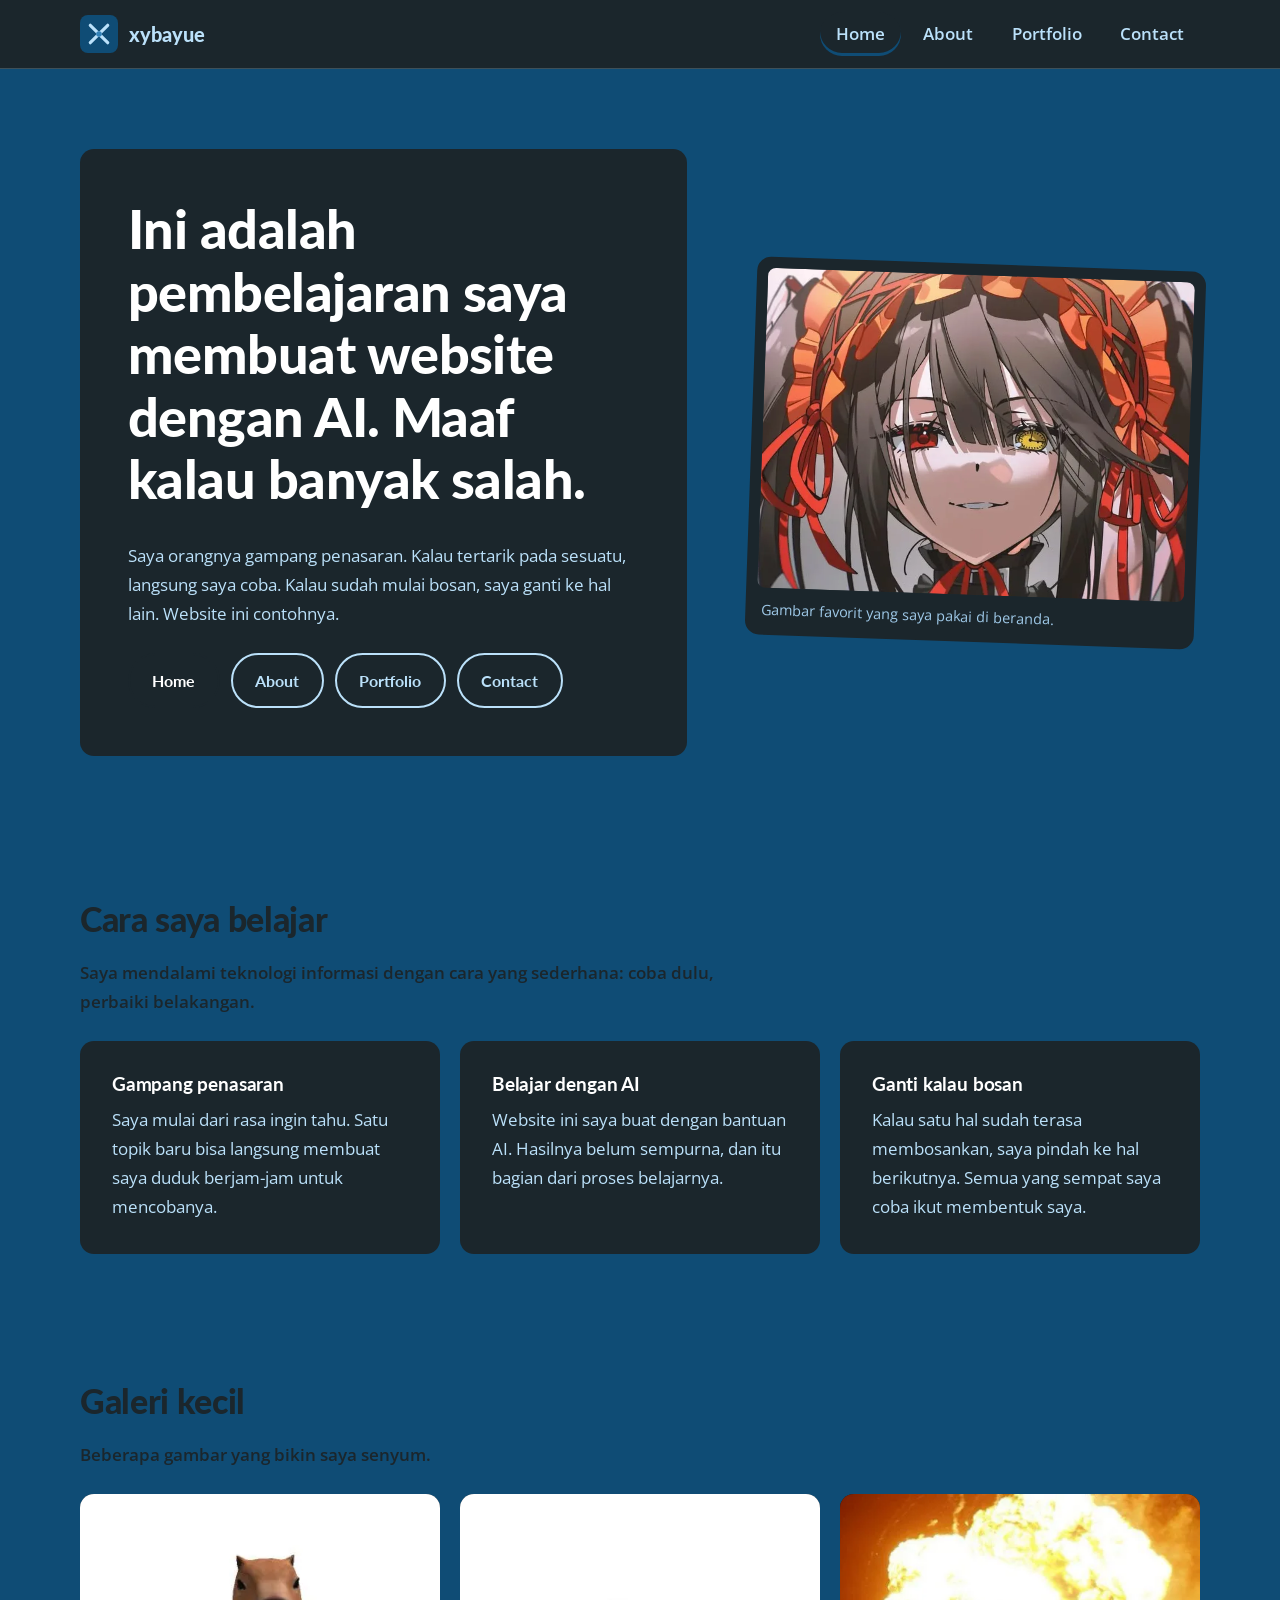
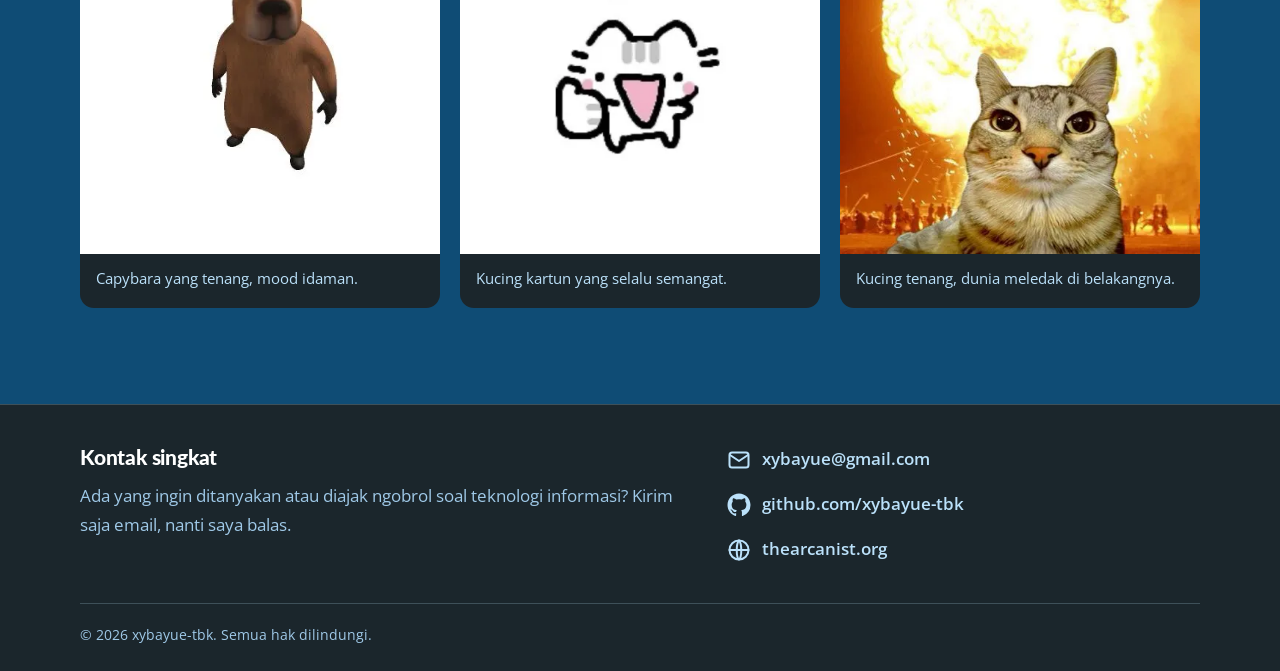
<file: index.html>
<!DOCTYPE html>
<html lang="id">
<head>
  <meta charset="UTF-8">
  <meta name="viewport" content="width=device-width, initial-scale=1">
  <title>xybayue | Belajar membuat website dengan AI</title>
  <meta name="description" content="Portofolio xybayue-tbk: pembelajaran membuat website dengan AI, di bidang teknologi informasi.">
  <meta name="theme-color" content="#1B262C">
  <link rel="icon" type="image/png" href="assets/icons/favicon.png">
  <link rel="preconnect" href="https://fonts.googleapis.com">
  <link rel="preconnect" href="https://fonts.gstatic.com" crossorigin>
  <link href="https://fonts.googleapis.com/css2?family=Lato:wght@400;700;900&amp;family=Open+Sans:wght@400;600;700&amp;display=swap" rel="stylesheet">
  <link rel="stylesheet" href="css/style.css">
</head>
<body>
  <a class="skip-link" href="#konten">Lewati ke konten</a>

  <header class="site-header">
    <div class="wrap header-inner">
      <a class="logo" href="index.html" aria-label="xybayue, ke beranda">
        <img src="assets/icons/logo.svg" alt="" width="38" height="38">
        <span>xybayue</span>
      </a>
      <input type="checkbox" id="nav-toggle" class="nav-toggle" aria-label="Buka menu navigasi">
      <label for="nav-toggle" class="nav-button" aria-hidden="true"><span></span><span></span><span></span></label>
      <nav class="main-nav" aria-label="Navigasi utama">
        <ul class="nav-list">
          <li><a href="index.html" aria-current="page">Home</a></li>
          <li><a href="about.html">About</a></li>
          <li><a href="projects.html">Portfolio</a></li>
          <li><a href="contact.html">Contact</a></li>
        </ul>
      </nav>
    </div>
  </header>

  <main id="konten">
    <section class="hero" id="home" aria-labelledby="judul-utama">
      <div class="wrap hero-grid">
        <div class="hero-copy">
          <h1 id="judul-utama">Ini adalah pembelajaran saya membuat website dengan AI. Maaf kalau banyak salah.</h1>
          <p>Saya orangnya gampang penasaran. Kalau tertarik pada sesuatu, langsung saya coba. Kalau sudah mulai bosan, saya ganti ke hal lain. Website ini contohnya.</p>
          <div class="cta-group">
            <a class="btn btn-solid" href="#home">Home</a>
            <a class="btn" href="about.html">About</a>
            <a class="btn" href="projects.html">Portfolio</a>
            <a class="btn" href="#kontak">Contact</a>
          </div>
        </div>
        <figure class="hero-figure">
          <img src="assets/images/hero-anime.webp" alt="Ilustrasi karakter anime berambut hitam dengan pita merah dan mata kiri berbentuk jam" width="736" height="504">
          <figcaption>Gambar favorit yang saya pakai di beranda.</figcaption>
        </figure>
      </div>
    </section>

    <section class="section" aria-labelledby="judul-cara">
      <div class="wrap">
        <h2 class="section-title" id="judul-cara">Cara saya belajar</h2>
        <p class="section-intro">Saya mendalami teknologi informasi dengan cara yang sederhana: coba dulu, perbaiki belakangan.</p>
        <div class="card-grid">
          <article class="panel">
            <h3>Gampang penasaran</h3>
            <p>Saya mulai dari rasa ingin tahu. Satu topik baru bisa langsung membuat saya duduk berjam-jam untuk mencobanya.</p>
          </article>
          <article class="panel panel-alt">
            <h3>Belajar dengan AI</h3>
            <p>Website ini saya buat dengan bantuan AI. Hasilnya belum sempurna, dan itu bagian dari proses belajarnya.</p>
          </article>
          <article class="panel">
            <h3>Ganti kalau bosan</h3>
            <p>Kalau satu hal sudah terasa membosankan, saya pindah ke hal berikutnya. Semua yang sempat saya coba ikut membentuk saya.</p>
          </article>
        </div>
      </div>
    </section>

    <section class="section" aria-labelledby="judul-galeri">
      <div class="wrap">
        <h2 class="section-title" id="judul-galeri">Galeri kecil</h2>
        <p class="section-intro">Beberapa gambar yang bikin saya senyum.</p>
        <div class="gallery">
          <figure>
            <img src="assets/images/capybara.webp" alt="Karakter capybara berdiri tegak" width="420" height="420" loading="lazy">
            <figcaption>Capybara yang tenang, mood idaman.</figcaption>
          </figure>
          <figure>
            <img src="assets/images/kucing-senang.webp" alt="Kartun kucing putih tersenyum lebar sambil mengacungkan jempol" width="480" height="454" loading="lazy">
            <figcaption>Kucing kartun yang selalu semangat.</figcaption>
          </figure>
          <figure class="is-wide">
            <img src="assets/images/kucing-ledakan.webp" alt="Kucing belang menatap kamera dengan latar ledakan besar" width="735" height="490" loading="lazy">
            <figcaption>Kucing tenang, dunia meledak di belakangnya.</figcaption>
          </figure>
        </div>
      </div>
    </section>
  </main>

  <footer class="site-footer" id="kontak">
    <div class="wrap">
      <div class="footer-grid">
        <div>
          <h2>Kontak singkat</h2>
          <p>Ada yang ingin ditanyakan atau diajak ngobrol soal teknologi informasi? Kirim saja email, nanti saya balas.</p>
        </div>
        <ul class="social">
          <li><a href="mailto:xybayue@gmail.com"><img src="assets/icons/mail.svg" alt="" width="24" height="24">xybayue@gmail.com</a></li>
          <li><a href="https://github.com/xybayue-tbk" target="_blank" rel="noopener noreferrer"><img src="assets/icons/github.svg" alt="" width="24" height="24">github.com/xybayue-tbk</a></li>
          <li><a href="https://www.thearcanist.org/" target="_blank" rel="noopener noreferrer"><img src="assets/icons/globe.svg" alt="" width="24" height="24">thearcanist.org</a></li>
        </ul>
      </div>
      <p class="copyright">&copy; 2026 xybayue-tbk. Semua hak dilindungi.</p>
    </div>
  </footer>
</body>
</html>
</file>
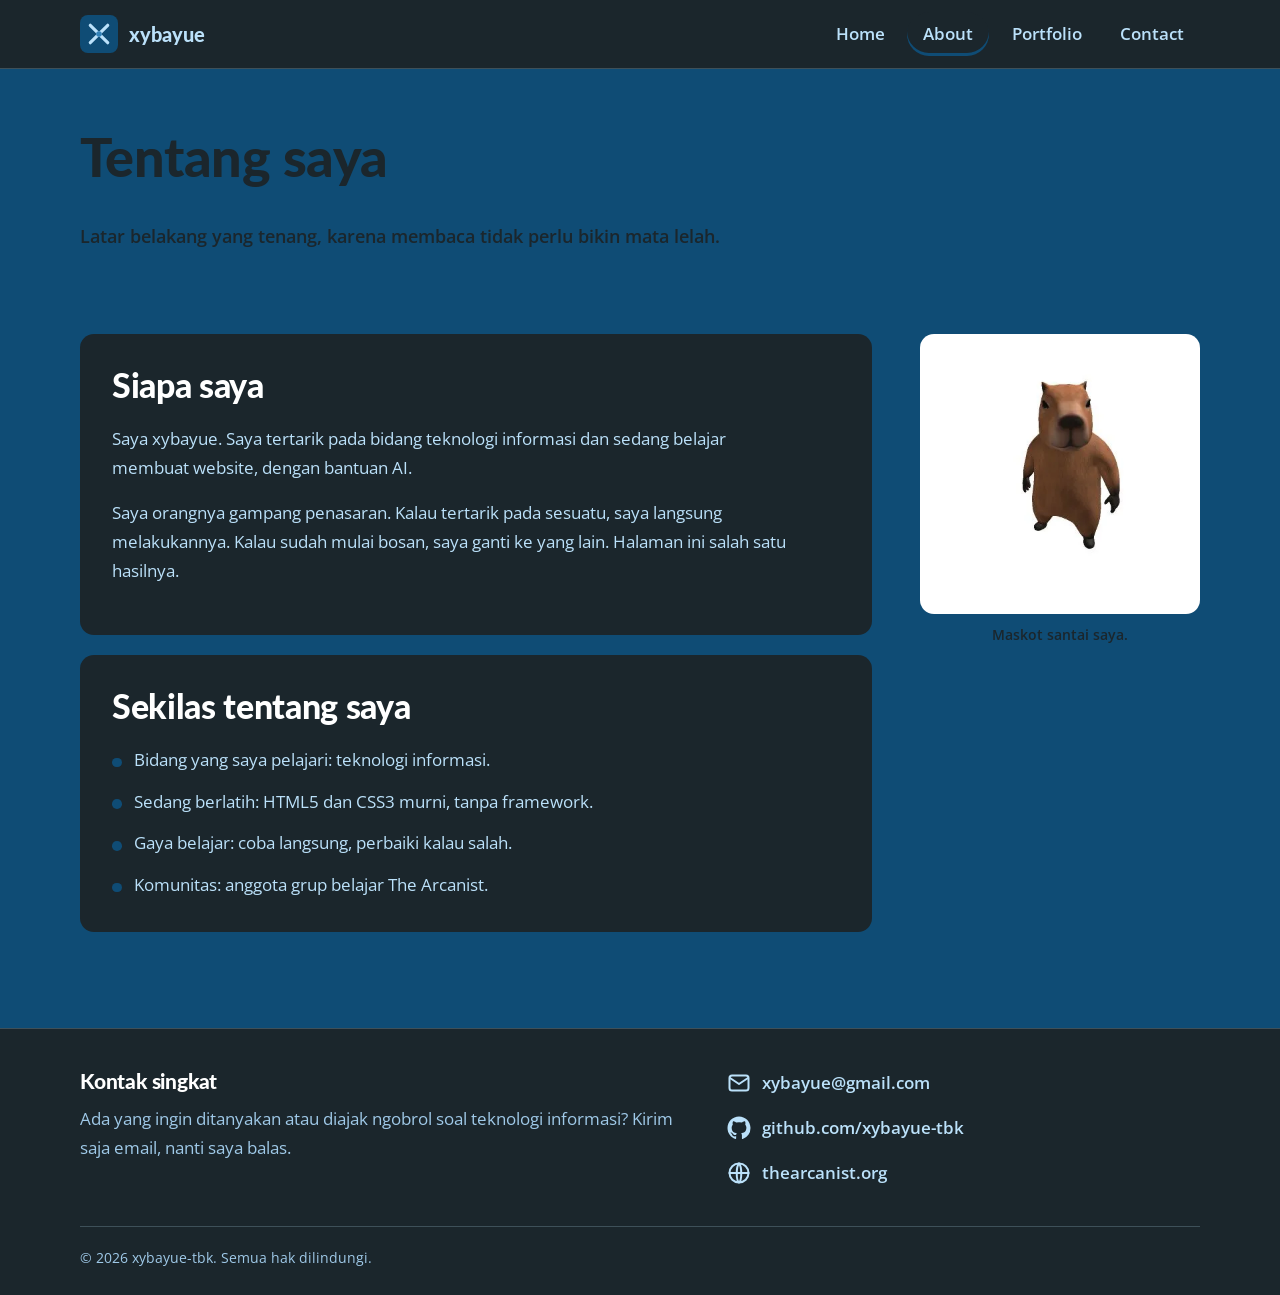
<file: about.html>
<!DOCTYPE html>
<html lang="id">
<head>
  <meta charset="UTF-8">
  <meta name="viewport" content="width=device-width, initial-scale=1">
  <title>About | xybayue</title>
  <meta name="description" content="Tentang xybayue-tbk: orang yang gampang penasaran dan sedang belajar teknologi informasi.">
  <meta name="theme-color" content="#1B262C">
  <link rel="icon" type="image/png" href="assets/icons/favicon.png">
  <link rel="preconnect" href="https://fonts.googleapis.com">
  <link rel="preconnect" href="https://fonts.gstatic.com" crossorigin>
  <link href="https://fonts.googleapis.com/css2?family=Lato:wght@400;700;900&amp;family=Open+Sans:wght@400;600;700&amp;display=swap" rel="stylesheet">
  <link rel="stylesheet" href="css/style.css">
</head>
<body>
  <a class="skip-link" href="#konten">Lewati ke konten</a>

  <header class="site-header">
    <div class="wrap header-inner">
      <a class="logo" href="index.html" aria-label="xybayue, ke beranda">
        <img src="assets/icons/logo.svg" alt="" width="38" height="38">
        <span>xybayue</span>
      </a>
      <input type="checkbox" id="nav-toggle" class="nav-toggle" aria-label="Buka menu navigasi">
      <label for="nav-toggle" class="nav-button" aria-hidden="true"><span></span><span></span><span></span></label>
      <nav class="main-nav" aria-label="Navigasi utama">
        <ul class="nav-list">
          <li><a href="index.html">Home</a></li>
          <li><a href="about.html" aria-current="page">About</a></li>
          <li><a href="projects.html">Portfolio</a></li>
          <li><a href="contact.html">Contact</a></li>
        </ul>
      </nav>
    </div>
  </header>

  <main id="konten">
    <div class="wrap page-head">
      <h1>Tentang saya</h1>
      <p>Latar belakang yang tenang, karena membaca tidak perlu bikin mata lelah.</p>
    </div>

    <section class="section" aria-label="Profil">
      <div class="wrap about-grid">
        <div>
          <div class="panel">
            <h2>Siapa saya</h2>
            <p>Saya xybayue. Saya tertarik pada bidang teknologi informasi dan sedang belajar membuat website, dengan bantuan AI.</p>
            <p>Saya orangnya gampang penasaran. Kalau tertarik pada sesuatu, saya langsung melakukannya. Kalau sudah mulai bosan, saya ganti ke yang lain. Halaman ini salah satu hasilnya.</p>
          </div>
          <div class="panel panel-alt">
            <h2>Sekilas tentang saya</h2>
            <ul class="fact-list">
              <li>Bidang yang saya pelajari: teknologi informasi.</li>
              <li>Sedang berlatih: HTML5 dan CSS3 murni, tanpa framework.</li>
              <li>Gaya belajar: coba langsung, perbaiki kalau salah.</li>
              <li>Komunitas: anggota grup belajar The Arcanist.</li>
            </ul>
          </div>
        </div>
        <figure class="about-figure">
          <img src="assets/images/capybara.webp" alt="Karakter capybara berdiri tegak" width="420" height="420">
          <figcaption>Maskot santai saya.</figcaption>
        </figure>
      </div>
    </section>
  </main>

  <footer class="site-footer" id="kontak">
    <div class="wrap">
      <div class="footer-grid">
        <div>
          <h2>Kontak singkat</h2>
          <p>Ada yang ingin ditanyakan atau diajak ngobrol soal teknologi informasi? Kirim saja email, nanti saya balas.</p>
        </div>
        <ul class="social">
          <li><a href="mailto:xybayue@gmail.com"><img src="assets/icons/mail.svg" alt="" width="24" height="24">xybayue@gmail.com</a></li>
          <li><a href="https://github.com/xybayue-tbk" target="_blank" rel="noopener noreferrer"><img src="assets/icons/github.svg" alt="" width="24" height="24">github.com/xybayue-tbk</a></li>
          <li><a href="https://www.thearcanist.org/" target="_blank" rel="noopener noreferrer"><img src="assets/icons/globe.svg" alt="" width="24" height="24">thearcanist.org</a></li>
        </ul>
      </div>
      <p class="copyright">&copy; 2026 xybayue-tbk. Semua hak dilindungi.</p>
    </div>
  </footer>
</body>
</html>
</file>
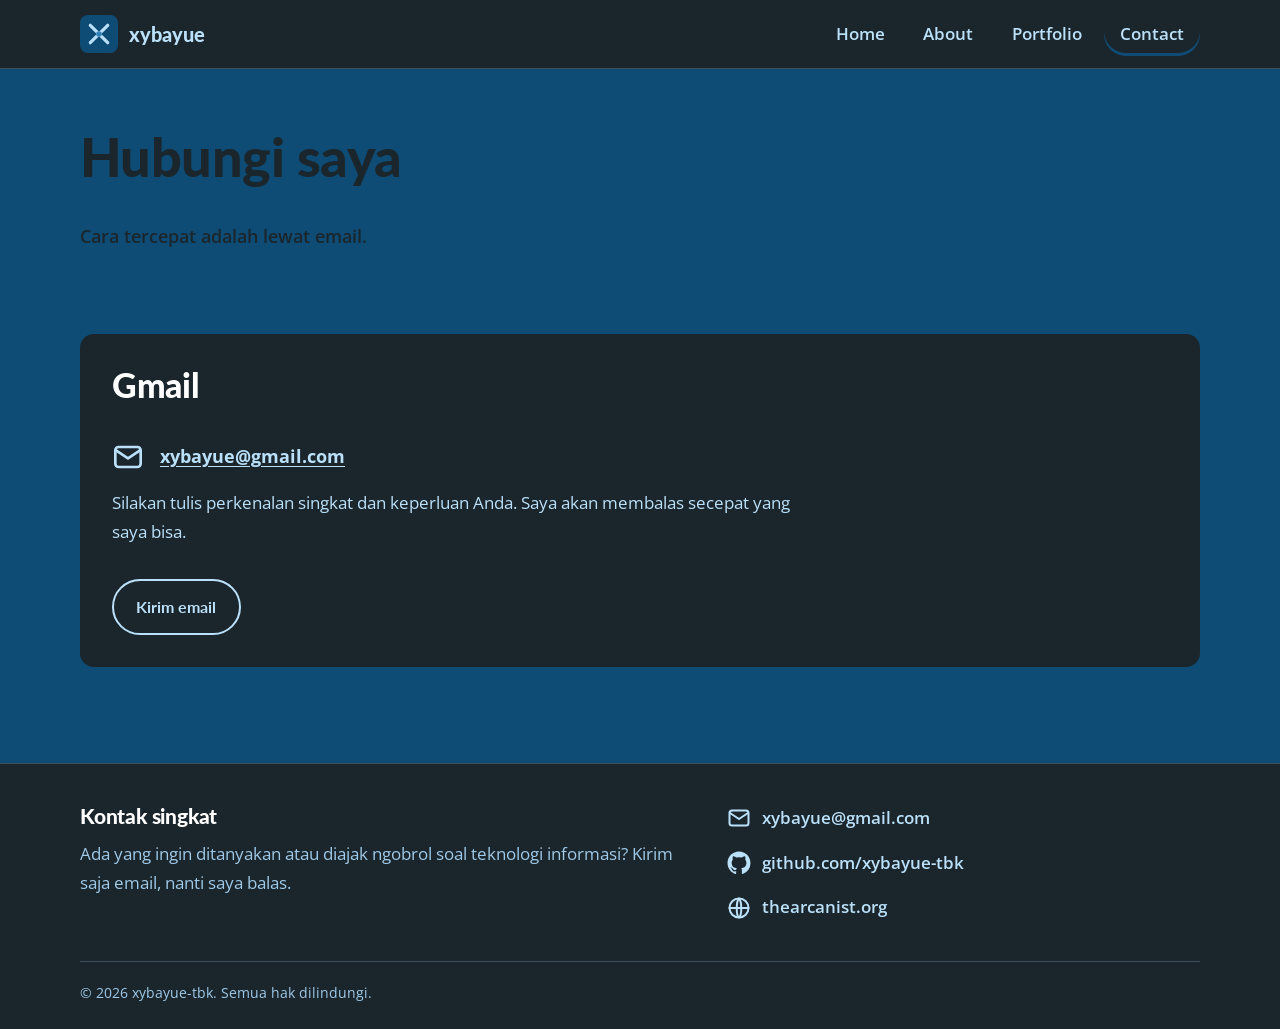
<file: contact.html>
<!DOCTYPE html>
<html lang="id">
<head>
  <meta charset="UTF-8">
  <meta name="viewport" content="width=device-width, initial-scale=1">
  <title>Contact | xybayue</title>
  <meta name="description" content="Hubungi xybayue-tbk lewat Gmail.">
  <meta name="theme-color" content="#1B262C">
  <link rel="icon" type="image/png" href="assets/icons/favicon.png">
  <link rel="preconnect" href="https://fonts.googleapis.com">
  <link rel="preconnect" href="https://fonts.gstatic.com" crossorigin>
  <link href="https://fonts.googleapis.com/css2?family=Lato:wght@400;700;900&amp;family=Open+Sans:wght@400;600;700&amp;display=swap" rel="stylesheet">
  <link rel="stylesheet" href="css/style.css">
</head>
<body>
  <a class="skip-link" href="#konten">Lewati ke konten</a>

  <header class="site-header">
    <div class="wrap header-inner">
      <a class="logo" href="index.html" aria-label="xybayue, ke beranda">
        <img src="assets/icons/logo.svg" alt="" width="38" height="38">
        <span>xybayue</span>
      </a>
      <input type="checkbox" id="nav-toggle" class="nav-toggle" aria-label="Buka menu navigasi">
      <label for="nav-toggle" class="nav-button" aria-hidden="true"><span></span><span></span><span></span></label>
      <nav class="main-nav" aria-label="Navigasi utama">
        <ul class="nav-list">
          <li><a href="index.html">Home</a></li>
          <li><a href="about.html">About</a></li>
          <li><a href="projects.html">Portfolio</a></li>
          <li><a href="contact.html" aria-current="page">Contact</a></li>
        </ul>
      </nav>
    </div>
  </header>

  <main id="konten">
    <div class="wrap page-head">
      <h1>Hubungi saya</h1>
      <p>Cara tercepat adalah lewat email.</p>
    </div>

    <section class="section" aria-label="Kontak">
      <div class="wrap">
        <div class="panel contact-box">
          <h2>Gmail</h2>
          <div class="contact-row">
            <img src="assets/icons/mail.svg" alt="" width="32" height="32">
            <a href="mailto:xybayue@gmail.com">xybayue@gmail.com</a>
          </div>
          <p>Silakan tulis perkenalan singkat dan keperluan Anda. Saya akan membalas secepat yang saya bisa.</p>
          <div>
            <a class="btn" href="mailto:xybayue@gmail.com">Kirim email</a>
          </div>
        </div>
      </div>
    </section>
  </main>

  <footer class="site-footer" id="kontak">
    <div class="wrap">
      <div class="footer-grid">
        <div>
          <h2>Kontak singkat</h2>
          <p>Ada yang ingin ditanyakan atau diajak ngobrol soal teknologi informasi? Kirim saja email, nanti saya balas.</p>
        </div>
        <ul class="social">
          <li><a href="mailto:xybayue@gmail.com"><img src="assets/icons/mail.svg" alt="" width="24" height="24">xybayue@gmail.com</a></li>
          <li><a href="https://github.com/xybayue-tbk" target="_blank" rel="noopener noreferrer"><img src="assets/icons/github.svg" alt="" width="24" height="24">github.com/xybayue-tbk</a></li>
          <li><a href="https://www.thearcanist.org/" target="_blank" rel="noopener noreferrer"><img src="assets/icons/globe.svg" alt="" width="24" height="24">thearcanist.org</a></li>
        </ul>
      </div>
      <p class="copyright">&copy; 2026 xybayue-tbk. Semua hak dilindungi.</p>
    </div>
  </footer>
</body>
</html>
</file>
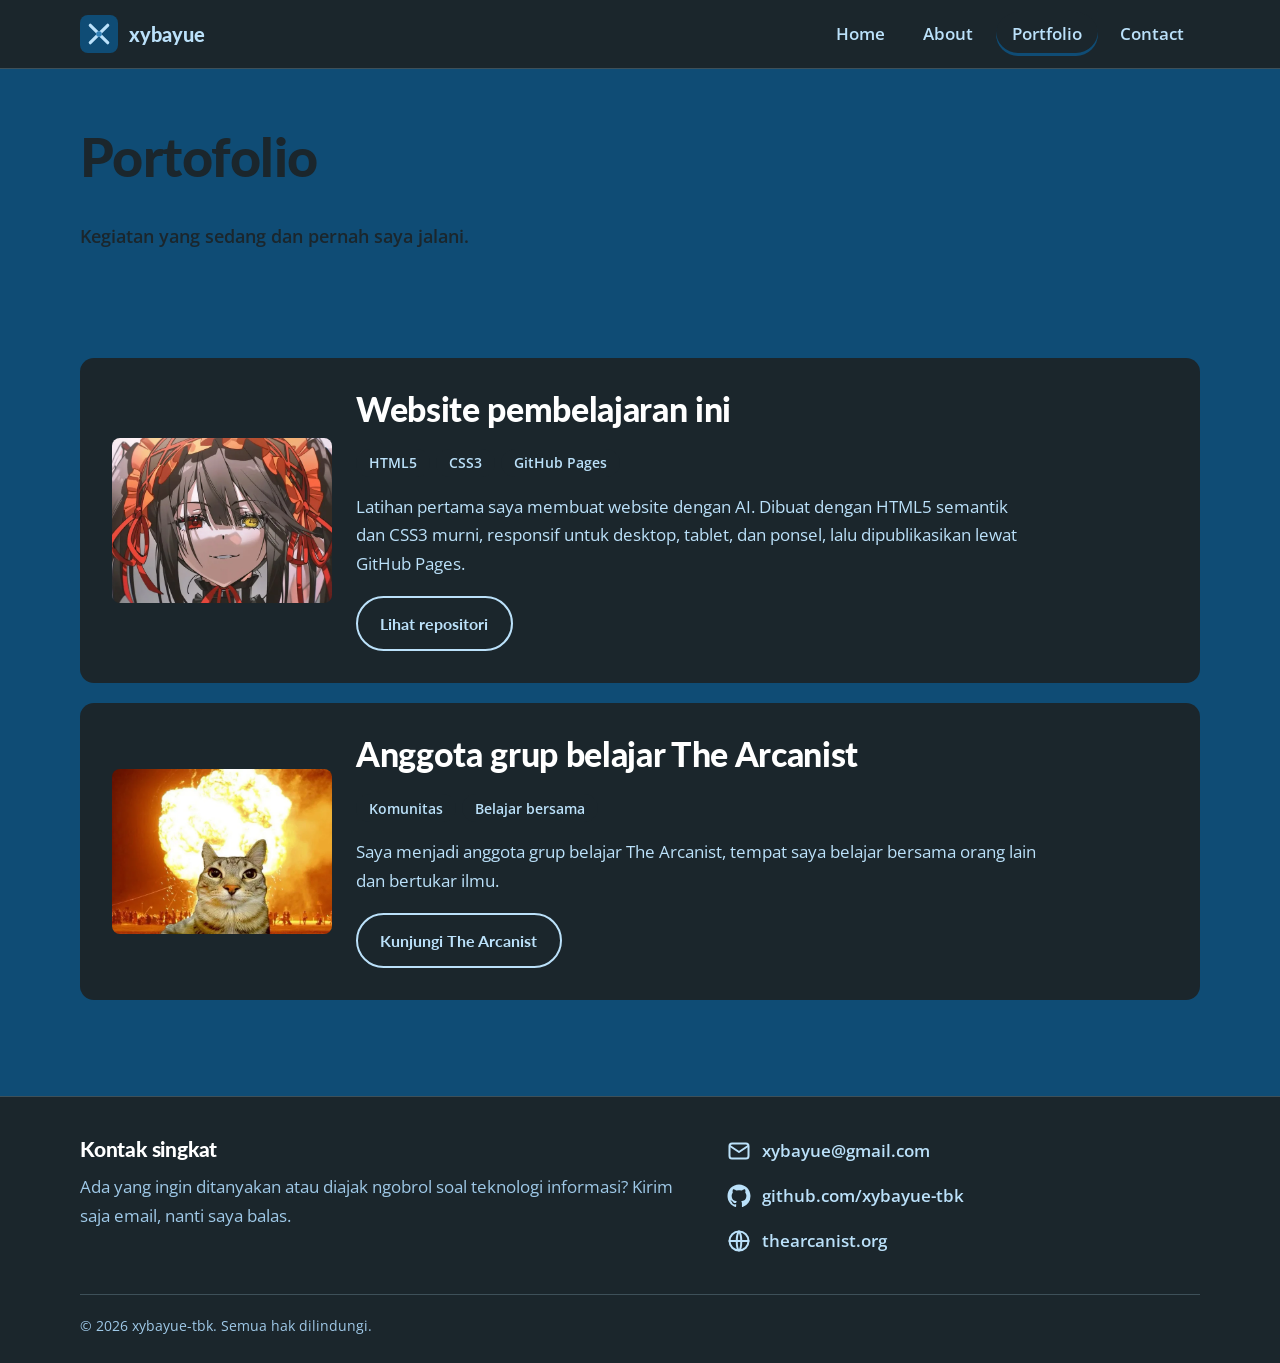
<file: projects.html>
<!DOCTYPE html>
<html lang="id">
<head>
  <meta charset="UTF-8">
  <meta name="viewport" content="width=device-width, initial-scale=1">
  <title>Portfolio | xybayue</title>
  <meta name="description" content="Portofolio kegiatan xybayue-tbk: website belajar dan keanggotaan grup belajar The Arcanist.">
  <meta name="theme-color" content="#1B262C">
  <link rel="icon" type="image/png" href="assets/icons/favicon.png">
  <link rel="preconnect" href="https://fonts.googleapis.com">
  <link rel="preconnect" href="https://fonts.gstatic.com" crossorigin>
  <link href="https://fonts.googleapis.com/css2?family=Lato:wght@400;700;900&amp;family=Open+Sans:wght@400;600;700&amp;display=swap" rel="stylesheet">
  <link rel="stylesheet" href="css/style.css">
</head>
<body>
  <a class="skip-link" href="#konten">Lewati ke konten</a>

  <header class="site-header">
    <div class="wrap header-inner">
      <a class="logo" href="index.html" aria-label="xybayue, ke beranda">
        <img src="assets/icons/logo.svg" alt="" width="38" height="38">
        <span>xybayue</span>
      </a>
      <input type="checkbox" id="nav-toggle" class="nav-toggle" aria-label="Buka menu navigasi">
      <label for="nav-toggle" class="nav-button" aria-hidden="true"><span></span><span></span><span></span></label>
      <nav class="main-nav" aria-label="Navigasi utama">
        <ul class="nav-list">
          <li><a href="index.html">Home</a></li>
          <li><a href="about.html">About</a></li>
          <li><a href="projects.html" aria-current="page">Portfolio</a></li>
          <li><a href="contact.html">Contact</a></li>
        </ul>
      </nav>
    </div>
  </header>

  <main id="konten">
    <div class="wrap page-head">
      <h1>Portofolio</h1>
      <p>Kegiatan yang sedang dan pernah saya jalani.</p>
    </div>

    <section class="section" aria-label="Daftar kegiatan">
      <div class="wrap project-list">
        <article class="panel project">
          <img src="assets/images/hero-anime.webp" alt="Ilustrasi karakter anime yang dipakai di beranda website" width="736" height="504" loading="lazy">
          <div>
            <h2>Website pembelajaran ini</h2>
            <ul class="tags">
              <li>HTML5</li>
              <li>CSS3</li>
              <li>GitHub Pages</li>
            </ul>
            <p>Latihan pertama saya membuat website dengan AI. Dibuat dengan HTML5 semantik dan CSS3 murni, responsif untuk desktop, tablet, dan ponsel, lalu dipublikasikan lewat GitHub Pages.</p>
            <a class="btn" href="https://github.com/xybayue-tbk/xybayue-tbk.github.io" target="_blank" rel="noopener noreferrer">Lihat repositori</a>
          </div>
        </article>

        <article class="panel panel-alt project">
          <img src="assets/images/kucing-ledakan.webp" alt="Kucing belang menatap kamera dengan latar ledakan besar" width="735" height="490" loading="lazy">
          <div>
            <h2>Anggota grup belajar The Arcanist</h2>
            <ul class="tags">
              <li>Komunitas</li>
              <li>Belajar bersama</li>
            </ul>
            <p>Saya menjadi anggota grup belajar The Arcanist, tempat saya belajar bersama orang lain dan bertukar ilmu.</p>
            <a class="btn" href="https://www.thearcanist.org/" target="_blank" rel="noopener noreferrer">Kunjungi The Arcanist</a>
          </div>
        </article>
      </div>
    </section>
  </main>

  <footer class="site-footer" id="kontak">
    <div class="wrap">
      <div class="footer-grid">
        <div>
          <h2>Kontak singkat</h2>
          <p>Ada yang ingin ditanyakan atau diajak ngobrol soal teknologi informasi? Kirim saja email, nanti saya balas.</p>
        </div>
        <ul class="social">
          <li><a href="mailto:xybayue@gmail.com"><img src="assets/icons/mail.svg" alt="" width="24" height="24">xybayue@gmail.com</a></li>
          <li><a href="https://github.com/xybayue-tbk" target="_blank" rel="noopener noreferrer"><img src="assets/icons/github.svg" alt="" width="24" height="24">github.com/xybayue-tbk</a></li>
          <li><a href="https://www.thearcanist.org/" target="_blank" rel="noopener noreferrer"><img src="assets/icons/globe.svg" alt="" width="24" height="24">thearcanist.org</a></li>
        </ul>
      </div>
      <p class="copyright">&copy; 2026 xybayue-tbk. Semua hak dilindungi.</p>
    </div>
  </footer>
</body>
</html>
</file>
<file: css/style.css>
/* ==========================================================
   xybayue-tbk — style.css
   Palet dari PRD: Primary #1B262C, Secondary #0F4C75,
   Background #3282B8, Teks #BBE1FA
   Font: Lato (judul) & Open Sans (isi)
   ========================================================== */

:root {
  --primary: #1B262C;
  --secondary: #1B262C;
  --background: #0F4C75;
  --text: #BBE1FA;
  --text-soft: #9fc9e8;
  --line: rgba(187, 225, 250, 0.22);
  --radius: 14px;
  --radius-sm: 8px;
  --wrap: 1120px;
  --font-head: "Lato", "Segoe UI", Helvetica, Arial, sans-serif;
  --font-body: "Open Sans", "Segoe UI", Helvetica, Arial, sans-serif;
}

*, *::before, *::after { box-sizing: border-box; }

html { scroll-behavior: smooth; -webkit-text-size-adjust: 100%; }

body {
  margin: 0;
  min-height: 100vh;
  display: flex;
  flex-direction: column;
  background: var(--background);
  color: var(--text);
  font-family: var(--font-body);
  font-size: 1.0625rem;
  line-height: 1.7;
}

main { flex: 1; }

img { max-width: 100%; height: auto; display: block; }

a { color: var(--text); text-underline-offset: 3px; }
a:hover { color: #fff; }

:focus-visible {
  outline: 3px solid #fff;
  outline-offset: 3px;
  border-radius: 4px;
}

h1, h2, h3 {
  font-family: var(--font-head);
  line-height: 1.15;
  margin: 0 0 0.6em;
  letter-spacing: -0.01em;
}
h1 { font-size: clamp(2rem, 4.6vw, 3.4rem); font-weight: 900; }
h2 { font-size: clamp(1.5rem, 3vw, 2.1rem); font-weight: 900; }
h3 { font-size: 1.2rem; font-weight: 700; }
p { margin: 0 0 1em; max-width: 68ch; }

.wrap { width: min(100% - 2.5rem, var(--wrap)); margin-inline: auto; }

.skip-link {
  position: absolute;
  left: -999px;
  top: 0;
  background: var(--text);
  color: var(--primary);
  padding: 0.6rem 1rem;
  z-index: 100;
}
.skip-link:focus { left: 0.5rem; top: 0.5rem; }

/* ---------- Header & Navigasi ---------- */
.site-header {
  background: var(--primary);
  border-bottom: 1px solid var(--line);
  position: sticky;
  top: 0;
  z-index: 50;
}

.header-inner {
  display: flex;
  align-items: center;
  justify-content: space-between; /* logo kiri, tautan kanan */
  gap: 1rem;
  min-height: 68px;
}

.logo {
  display: inline-flex;
  align-items: center;
  gap: 0.7rem;
  font-family: var(--font-head);
  font-weight: 900;
  font-size: 1.25rem;
  text-decoration: none;
  color: var(--text);
}
.logo img { width: 38px; height: 38px; }

.nav-toggle { position: absolute; opacity: 0; pointer-events: none; }
.nav-button { display: none; }

.nav-list {
  display: flex;
  gap: 0.4rem;
  list-style: none;
  margin: 0;
  padding: 0;
}
.nav-list a {
  display: block;
  padding: 0.5rem 1rem;
  border-radius: 999px;
  text-decoration: none;
  font-weight: 600;
}
.nav-list a:hover { background: var(--secondary); }
.nav-list a[aria-current="page"] {
  background: var(--secondary);
  box-shadow: inset 0 -3px 0 var(--background);
}

/* ---------- Tombol ---------- */
.btn {
  display: inline-block;
  padding: 0.75rem 1.4rem;
  border-radius: 999px;
  font-family: var(--font-head);
  font-weight: 700;
  font-size: 1rem;
  text-decoration: none;
  border: 2px solid var(--text);
  color: var(--text);
  background: transparent;
  transition: background 0.2s, color 0.2s;
}
.btn:hover { background: var(--text); color: var(--primary); }
.btn-solid { background: var(--secondary); border-color: var(--secondary); color: #fff; }
.btn-solid:hover { background: var(--text); border-color: var(--text); color: var(--primary); }

/* ---------- Hero ---------- */
.hero { padding: clamp(2.5rem, 7vw, 5rem) 0; }

.hero-grid {
  display: grid;
  grid-template-columns: 1.15fr 0.85fr;
  gap: clamp(1.5rem, 5vw, 4rem);
  align-items: center;
}

.hero-copy {
  background: var(--primary);
  padding: clamp(1.5rem, 4vw, 3rem);
  border-radius: var(--radius);
}
.hero-copy h1 { color: #fff; }
.hero-copy p { color: var(--text); }

.cta-group { display: flex; flex-wrap: wrap; gap: 0.7rem; margin-top: 1.5rem; }

.hero-figure {
  margin: 0;
  background: var(--primary);
  padding: 0.7rem;
  border-radius: var(--radius);
  transform: rotate(2deg);
}
.hero-figure img { border-radius: var(--radius-sm); width: 100%; aspect-ratio: 4 / 3; object-fit: cover; }
.hero-figure figcaption { padding: 0.6rem 0.3rem 0.1rem; font-size: 0.9rem; color: var(--text-soft); }

/* ---------- Seksi umum ---------- */
.section { padding: clamp(2rem, 6vw, 4rem) 0; }
.section-title { color: var(--primary); }
.section-intro { color: var(--primary); font-weight: 600; }

.panel {
  background: var(--primary);
  border-radius: var(--radius);
  padding: clamp(1.25rem, 3vw, 2rem);
}
.panel-alt { background: var(--secondary); }
.panel h2, .panel h3 { color: #fff; }

.card-grid {
  display: grid;
  grid-template-columns: repeat(3, 1fr);
  gap: 1.25rem;
  margin-top: 1.5rem;
}
.card-grid .panel p:last-child { margin-bottom: 0; }

/* ---------- Galeri ---------- */
.gallery {
  display: grid;
  grid-template-columns: repeat(3, 1fr);
  gap: 1.25rem;
  margin-top: 1.5rem;
}
.gallery figure {
  margin: 0;
  background: var(--primary);
  border-radius: var(--radius);
  overflow: hidden;
  display: flex;
  flex-direction: column;
}
.gallery img { width: 100%; aspect-ratio: 1 / 1; object-fit: cover; background: #fff; }
.gallery figure.is-wide img { object-position: center 70%; background: var(--primary); }
.gallery figcaption { padding: 0.8rem 1rem 1rem; font-size: 0.95rem; }

/* ---------- Halaman dalam ---------- */
.page-head { padding: clamp(2rem, 5vw, 3.5rem) 0 0; }
.page-head h1 { color: var(--primary); }
.page-head p { color: var(--primary); font-weight: 600; font-size: 1.15rem; }

.about-grid {
  display: grid;
  grid-template-columns: 1fr 280px;
  gap: clamp(1.25rem, 4vw, 3rem);
  align-items: start;
}
.about-grid .panel + .panel { margin-top: 1.25rem; }
.about-figure { margin: 0; text-align: center; }
.about-figure img {
  margin-inline: auto;
  border-radius: var(--radius);
  background: #fff;
  width: 100%;
  max-width: 280px;
}
.about-figure figcaption { margin-top: 0.6rem; color: var(--primary); font-size: 0.9rem; font-weight: 600; }

.fact-list { list-style: none; margin: 0; padding: 0; display: grid; gap: 0.8rem; }
.fact-list li { padding-left: 1.4rem; position: relative; }
.fact-list li::before {
  content: "";
  position: absolute;
  left: 0; top: 0.7em;
  width: 0.6rem; height: 0.6rem;
  border-radius: 50%;
  background: var(--background);
}

.project-list { display: grid; gap: 1.25rem; margin-top: 1.5rem; }
.project {
  display: grid;
  grid-template-columns: 220px 1fr;
  gap: 1.5rem;
  align-items: center;
}
.project img { border-radius: var(--radius-sm); width: 100%; aspect-ratio: 4 / 3; object-fit: cover; background: #fff; }
.project .tags { display: flex; flex-wrap: wrap; gap: 0.4rem; list-style: none; padding: 0; margin: 0 0 1rem; }
.project .tags li {
  background: var(--primary);
  border-radius: 999px;
  padding: 0.15rem 0.8rem;
  font-size: 0.85rem;
  font-weight: 600;
}

.contact-box { display: grid; gap: 1rem; }
.contact-row {
  display: flex;
  align-items: center;
  gap: 1rem;
  flex-wrap: wrap;
}
.contact-row img { width: 32px; height: 32px; }
.contact-row a { font-weight: 700; font-size: 1.1rem; word-break: break-word; }

/* ---------- Footer ---------- */
.site-footer {
  background: var(--primary);
  border-top: 1px solid var(--line);
  padding: 2.5rem 0 1.5rem;
  margin-top: 2rem;
}
.footer-grid {
  display: grid;
  grid-template-columns: 1.3fr 1fr;
  gap: 2rem;
}
.site-footer h2 { font-size: 1.3rem; color: #fff; }
.site-footer p { color: var(--text-soft); }
.social { list-style: none; margin: 0; padding: 0; display: grid; gap: 0.6rem; }
.social a { display: inline-flex; align-items: center; gap: 0.7rem; text-decoration: none; font-weight: 600; word-break: break-word; }
.social a:hover { text-decoration: underline; }
.social img { width: 24px; height: 24px; }
.copyright {
  margin: 2rem 0 0;
  padding-top: 1.2rem;
  border-top: 1px solid var(--line);
  font-size: 0.9rem;
  color: var(--text-soft);
  max-width: none;
}

/* ---------- Tablet ---------- */
@media (max-width: 960px) {
  .hero-grid { grid-template-columns: 1fr; }
  .hero-figure { transform: none; max-width: 520px; }
  .card-grid, .gallery { grid-template-columns: repeat(2, 1fr); }
  .about-grid { grid-template-columns: 1fr; }
  .about-figure { order: -1; }
}

/* ---------- Mobile ---------- */
@media (max-width: 720px) {
  body { font-size: 1rem; }

  .nav-button {
    display: inline-flex;
    flex-direction: column;
    justify-content: center;
    gap: 5px;
    width: 46px; height: 46px;
    padding: 0 11px;
    border: 2px solid var(--text);
    border-radius: var(--radius-sm);
    cursor: pointer;
  }
  .nav-button span { display: block; height: 3px; background: var(--text); border-radius: 2px; }
  .nav-toggle:focus-visible + .nav-button { outline: 3px solid #fff; outline-offset: 3px; }

  .main-nav {
    position: absolute;
    left: 0; right: 0; top: 100%;
    background: var(--primary);
    border-bottom: 1px solid var(--line);
    display: none;
    padding: 0.5rem 1.25rem 1rem;
  }
  .nav-toggle:checked ~ .main-nav { display: block; }
  .nav-list { flex-direction: column; }
  .nav-list a { border-radius: var(--radius-sm); padding: 0.8rem 1rem; }

  .card-grid, .gallery { grid-template-columns: 1fr; }
  .project { grid-template-columns: 1fr; }
  .project img { max-width: 260px; }
  .footer-grid { grid-template-columns: 1fr; }
  .cta-group .btn { flex: 1 1 calc(50% - 0.7rem); text-align: center; }
}

@media (prefers-reduced-motion: reduce) {
  html { scroll-behavior: auto; }
  .btn { transition: none; }
}
</file>
